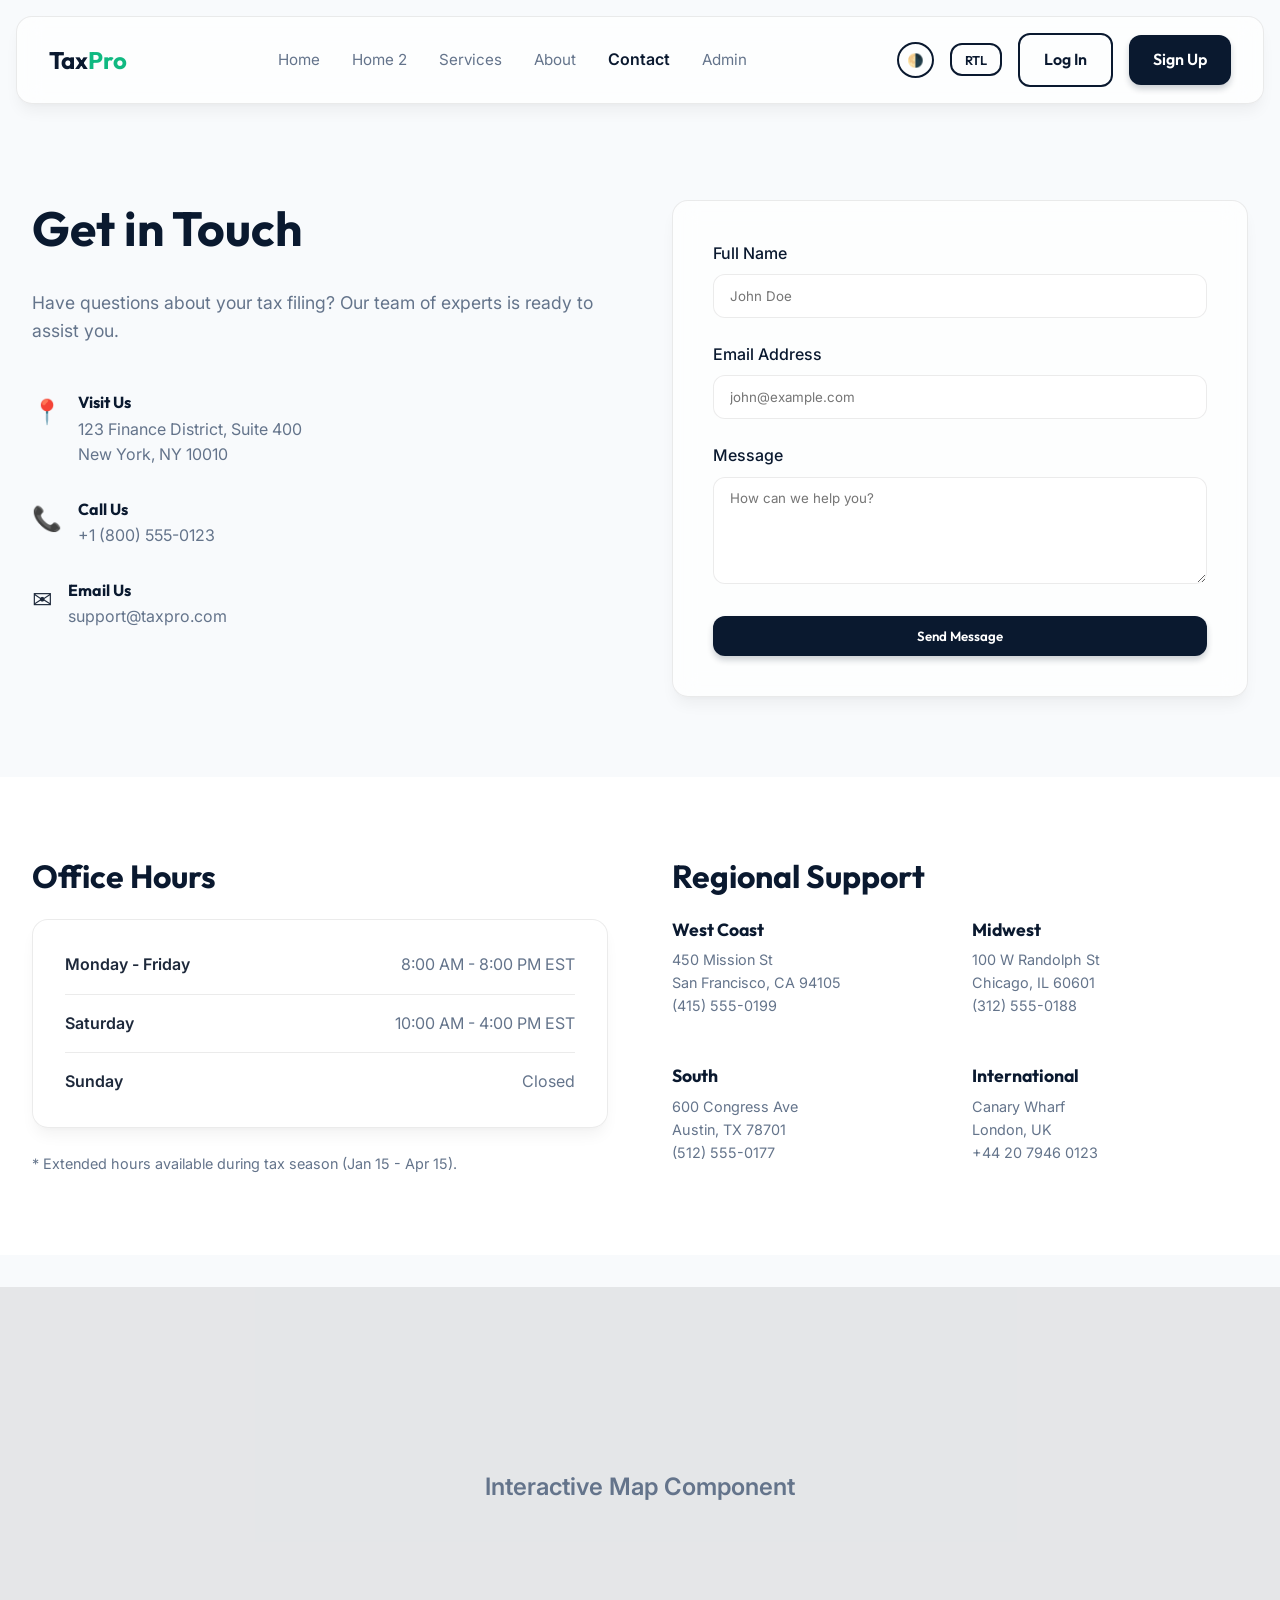
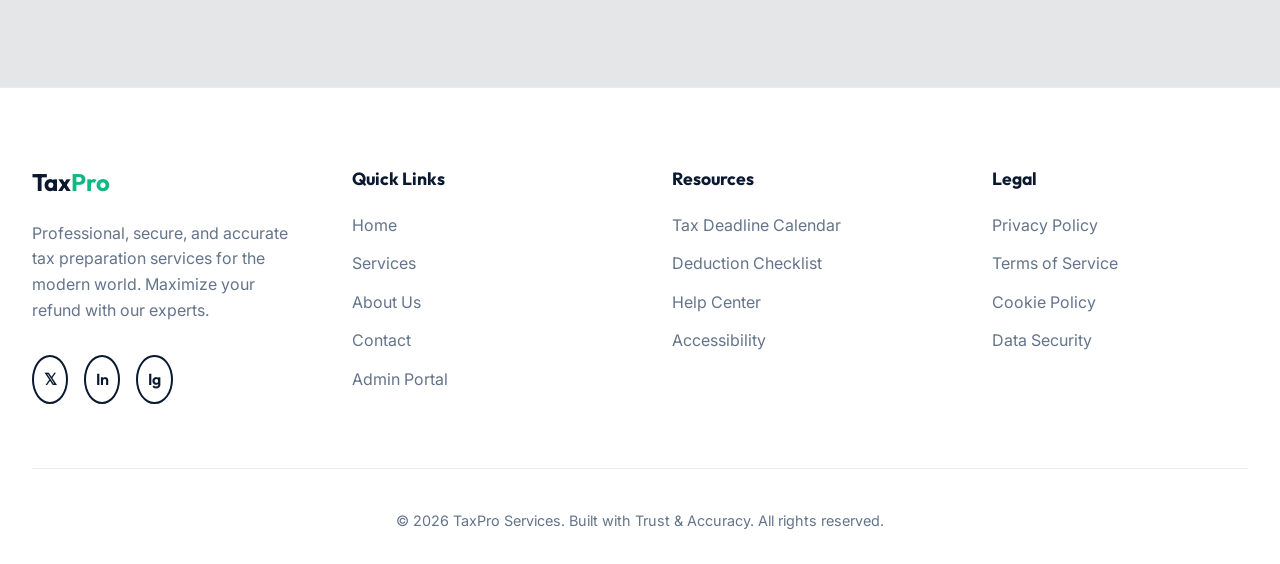
<file: contact.html>
<!DOCTYPE html>
<html lang="en" data-theme="light">

<head>
    <meta charset="UTF-8">
    <meta name="viewport" content="width=device-width, initial-scale=1.0">
    <title>Contact Us - TaxPro Premium</title>
    <!-- Fonts -->
    <link rel="preconnect" href="https://fonts.googleapis.com">
    <link rel="preconnect" href="https://fonts.gstatic.com" crossorigin>
    <link
        href="https://fonts.googleapis.com/css2?family=Inter:wght@400;500;600;700&family=Outfit:wght@500;700&display=swap"
        rel="stylesheet">
    <!-- CSS -->
    <link rel="stylesheet" href="assets/css/style.css">
    <link rel="icon" type="image/svg+xml" href="assets/images/favicon.svg">
    <style>
        .form-group {
            margin-bottom: 1.5rem;
        }

        .form-label {
            display: block;
            margin-bottom: 0.5rem;
            color: var(--heading-color);
            font-weight: 500;
        }

        .form-input {
            width: 100%;
            padding: 0.8rem 1rem;
            border: 1px solid var(--border-color);
            border-radius: var(--radius-md);
            background: var(--bg-surface);
            color: var(--text-main);
            font-family: inherit;
        }

        .form-input:focus {
            outline: 2px solid var(--color-accent);
            border-color: transparent;
        }
    </style>
    <link href="https://unpkg.com/aos@2.3.1/dist/aos.css" rel="stylesheet">
</head>

<body>
    <!-- Header -->
    <header class="site-header glass-panel"
        style="position: sticky; top: 0; z-index: 1000; margin: 1rem; border-radius: var(--radius-lg);">
        <div class="container flex" style="justify-content: space-between; align-items: center; padding: 1rem 2rem;">
            <div class="logo">
                <a href="index.html"
                    style="font-family: var(--font-heading); font-size: 1.5rem; font-weight: 700; color: var(--heading-color);">Tax<span
                        style="color: var(--color-accent);">Pro</span></a>
            </div>
            <nav class="desktop-nav flex" style="gap: 2rem; align-items: center;">
                <a href="index.html" style="color: var(--text-muted); font-size: 0.95rem;">Home</a>
                <a href="home2.html" style="color: var(--text-muted); font-size: 0.95rem;">Home 2</a>
                <a href="services.html" style="color: var(--text-muted); font-size: 0.95rem;">Services</a>
                <a href="about.html" style="color: var(--text-muted); font-size: 0.95rem;">About</a>
                <a href="contact.html" style="font-weight: 600; color: var(--heading-color);">Contact</a>
                <a href="dashboard.html" style="color: var(--text-muted); font-size: 0.95rem;">Admin</a>
            </nav>
            <div class="header-actions flex" style="gap: 1rem; align-items: center;">
                <button id="theme-toggle" class="btn btn-outline"
                    style="padding: 0.5rem; border-radius: 50%;">🌗</button>
                <button id="rtl-toggle" class="btn btn-outline"
                    style="font-size: 0.8rem; padding: 0.4rem 0.8rem;">RTL</button>
                <a href="login.html" class="btn btn-outline mobile-hide">Log In</a>
                <a href="register.html" class="btn btn-primary mobile-hide">Sign Up</a>
                <button id="mobile-toggle" class="mobile-nav-toggle">☰</button>
            </div>
        </div>
    </header>

    <!-- Mobile Nav Overlay -->
    <div id="mobile-overlay" class="mobile-overlay"></div>
    <nav id="mobile-nav" class="mobile-nav">
        <a href="index.html">Home</a>
        <a href="home2.html">Home 2</a>
        <a href="services.html">Services</a>
        <a href="about.html">About</a>
        <a href="contact.html" class="active">Contact</a>
        <a href="dashboard.html">Admin</a>
        <hr style="border: 0; border-top: 1px solid var(--border-color); margin: 0.5rem 0;">
        <a href="register.html" style="color: var(--color-accent); font-weight: 600;">Sign Up</a>
    </nav>

    <section class="section-padding">
        <div class="container grid"
            style="grid-template-columns: repeat(auto-fit, minmax(400px, 1fr)); gap: 4rem; align-items: start;">

            <!-- Contact Info -->
            <div class="contact-info animate-fade-up">
                <h1 style="font-size: 3rem; margin-bottom: 2rem; color: var(--heading-color);">Get in Touch</h1>
                <p style="color: var(--text-muted); margin-bottom: 3rem; font-size: 1.1rem;">
                    Have questions about your tax filing? Our team of experts is ready to assist you.
                </p>

                <div class="info-item" style="display: flex; gap: 1rem; margin-bottom: 2rem;">
                    <div class="icon" style="font-size: 1.5rem;">📍</div>
                    <div>
                        <h4 style="margin-bottom: 0.25rem;">Visit Us</h4>
                        <p style="color: var(--text-muted);">123 Finance District, Suite 400<br>New York, NY 10010</p>
                    </div>
                </div>
                <div class="info-item" style="display: flex; gap: 1rem; margin-bottom: 2rem;">
                    <div class="icon" style="font-size: 1.5rem;">📞</div>
                    <div>
                        <h4 style="margin-bottom: 0.25rem;">Call Us</h4>
                        <p style="color: var(--text-muted);">+1 (800) 555-0123</p>
                    </div>
                </div>
                <div class="info-item" style="display: flex; gap: 1rem; margin-bottom: 2rem;">
                    <div class="icon" style="font-size: 1.5rem;">✉️</div>
                    <div>
                        <h4 style="margin-bottom: 0.25rem;">Email Us</h4>
                        <p style="color: var(--text-muted);">support@taxpro.com</p>
                    </div>
                </div>
            </div>

            <!-- Contact Form -->
            <div class="contact-form glass-panel animate-fade-up" style="padding: 2.5rem;">
                <form action="#">
                    <div class="form-group">
                        <label class="form-label">Full Name</label>
                        <input type="text" class="form-input" placeholder="John Doe">
                    </div>
                    <div class="form-group">
                        <label class="form-label">Email Address</label>
                        <input type="email" class="form-input" placeholder="john@example.com">
                    </div>
                    <div class="form-group">
                        <label class="form-label">Message</label>
                        <textarea class="form-input" rows="5" placeholder="How can we help you?"></textarea>
                    </div>
                    <button type="submit" class="btn btn-primary" style="width: 100%;">Send Message</button>
                </form>
            </div>

        </div>
    </section>

    <!-- Additional Contact Details -->
    <section class="section-padding" style="background-color: var(--bg-surface);">
        <div class="container grid" style="grid-template-columns: repeat(auto-fit, minmax(300px, 1fr)); gap: 4rem;">

            <!-- Office Hours -->
            <div class="animate-fade-up">
                <h2 style="font-size: 2rem; color: var(--heading-color); margin-bottom: 1.5rem;">Office Hours</h2>
                <div class="glass-panel" style="padding: 2rem;">
                    <div class="flex"
                        style="justify-content: space-between; padding-bottom: 1rem; border-bottom: 1px solid var(--border-color); margin-bottom: 1rem;">
                        <span style="font-weight: 600; color: var(--text-main);">Monday - Friday</span>
                        <span style="color: var(--text-muted);">8:00 AM - 8:00 PM EST</span>
                    </div>
                    <div class="flex"
                        style="justify-content: space-between; padding-bottom: 1rem; border-bottom: 1px solid var(--border-color); margin-bottom: 1rem;">
                        <span style="font-weight: 600; color: var(--text-main);">Saturday</span>
                        <span style="color: var(--text-muted);">10:00 AM - 4:00 PM EST</span>
                    </div>
                    <div class="flex" style="justify-content: space-between;">
                        <span style="font-weight: 600; color: var(--text-main);">Sunday</span>
                        <span style="color: var(--text-muted);">Closed</span>
                    </div>
                </div>
                <p style="margin-top: 1.5rem; color: var(--text-muted); font-size: 0.9rem;">
                    * Extended hours available during tax season (Jan 15 - Apr 15).
                </p>
            </div>

            <!-- Regional Offices -->
            <div class="animate-fade-up">
                <h2 style="font-size: 2rem; color: var(--heading-color); margin-bottom: 1.5rem;">Regional Support</h2>
                <div class="grid" style="grid-template-columns: 1fr 1fr; gap: 1.5rem;">
                    <div class="location-card" style="margin-bottom: 1.5rem;">
                        <h4 style="font-size: 1.1rem; color: var(--heading-color); margin-bottom: 0.5rem;">West Coast
                        </h4>
                        <p style="color: var(--text-muted); font-size: 0.9rem;">450 Mission St<br>San Francisco, CA
                            94105<br>(415) 555-0199</p>
                    </div>
                    <div class="location-card" style="margin-bottom: 1.5rem;">
                        <h4 style="font-size: 1.1rem; color: var(--heading-color); margin-bottom: 0.5rem;">Midwest</h4>
                        <p style="color: var(--text-muted); font-size: 0.9rem;">100 W Randolph St<br>Chicago, IL
                            60601<br>(312) 555-0188</p>
                    </div>
                    <div class="location-card">
                        <h4 style="font-size: 1.1rem; color: var(--heading-color); margin-bottom: 0.5rem;">South</h4>
                        <p style="color: var(--text-muted); font-size: 0.9rem;">600 Congress Ave<br>Austin, TX
                            78701<br>(512) 555-0177</p>
                    </div>
                    <div class="location-card">
                        <h4 style="font-size: 1.1rem; color: var(--heading-color); margin-bottom: 0.5rem;">International
                        </h4>
                        <p style="color: var(--text-muted); font-size: 0.9rem;">Canary Wharf<br>London, UK<br>+44 20
                            7946 0123</p>
                    </div>
                </div>
            </div>

        </div>
    </section>

    <!-- Map Placeholder -->
    <section style="height: 400px; background: var(--border-color); position: relative; margin-top: 2rem;">
        <div
            style="position: absolute; top: 0; left: 0; width: 100%; height: 100%; display: flex; align-items: center; justify-content: center; color: var(--text-muted); font-weight: 600; font-size: 1.5rem;">
            Interactive Map Component
        </div>
    </section>

    <!-- Footer -->
    <footer
        style="background-color: var(--bg-surface); border-top: 1px solid var(--border-color); padding: 5rem 0 2rem;">
        <div class="container">
            <div class="grid"
                style="grid-template-columns: repeat(auto-fit, minmax(200px, 1fr)); gap: 4rem; margin-bottom: 4rem;">
                <div class="footer-brand">
                    <h3 style="margin-bottom: 1.5rem; font-size: 1.5rem; color: var(--heading-color);">Tax<span
                            style="color: var(--color-accent);">Pro</span></h3>
                    <p style="color: var(--text-muted); margin-bottom: 2rem; max-width: 300px;">
                        Professional, secure, and accurate tax preparation services for the modern world. Maximize your
                        refund with our experts.
                    </p>
                    <div class="social-links flex" style="gap: 1rem;">
                        <a href="#" class="btn btn-outline"
                            style="padding: 0.6rem; border-radius: 50%; font-size: 1rem;">𝕏</a>
                        <a href="#" class="btn btn-outline"
                            style="padding: 0.6rem; border-radius: 50%; font-size: 1rem;">in</a>
                        <a href="#" class="btn btn-outline"
                            style="padding: 0.6rem; border-radius: 50%; font-size: 1rem;">ig</a>
                    </div>
                </div>
                <div class="footer-nav">
                    <h4 style="margin-bottom: 1.5rem; font-size: 1.1rem; color: var(--heading-color);">Quick Links</h4>
                    <ul style="display: flex; flex-direction: column; gap: 0.8rem;">
                        <li><a href="index.html" style="color: var(--text-muted);">Home</a></li>
                        <li><a href="services.html" style="color: var(--text-muted);">Services</a></li>
                        <li><a href="about.html" style="color: var(--text-muted);">About Us</a></li>
                        <li><a href="contact.html" style="color: var(--text-muted);">Contact</a></li>
                        <li><a href="dashboard.html" style="color: var(--text-muted);">Admin Portal</a></li>
                    </ul>
                </div>
                <div class="footer-resources">
                    <h4 style="margin-bottom: 1.5rem; font-size: 1.1rem; color: var(--heading-color);">Resources</h4>
                    <ul style="display: flex; flex-direction: column; gap: 0.8rem;">
                        <li><a href="#" style="color: var(--text-muted);">Tax Deadline Calendar</a></li>
                        <li><a href="#" style="color: var(--text-muted);">Deduction Checklist</a></li>
                        <li><a href="#" style="color: var(--text-muted);">Help Center</a></li>
                        <li><a href="#" style="color: var(--text-muted);">Accessibility</a></li>
                    </ul>
                </div>
                <div class="footer-legal">
                    <h4 style="margin-bottom: 1.5rem; font-size: 1.1rem; color: var(--heading-color);">Legal</h4>
                    <ul style="display: flex; flex-direction: column; gap: 0.8rem;">
                        <li><a href="#" style="color: var(--text-muted);">Privacy Policy</a></li>
                        <li><a href="#" style="color: var(--text-muted);">Terms of Service</a></li>
                        <li><a href="#" style="color: var(--text-muted);">Cookie Policy</a></li>
                        <li><a href="#" style="color: var(--text-muted);">Data Security</a></li>
                    </ul>
                </div>
            </div>
            <div
                style="text-align: center; border-top: 1px solid var(--border-color); padding-top: 2.5rem; color: var(--text-muted); font-size: 0.9rem;">
                &copy; 2026 TaxPro Services. Built with Trust & Accuracy. All rights reserved.
            </div>
        </div>
    </footer>

    <script src="https://unpkg.com/aos@2.3.1/dist/aos.js"></script>
    <script src="assets/js/main.js"></script>
</body>

</html>
</file>
<file: assets/css/style.css>
/* 
   Tax Preparation Services - Premium Design System 
   Focus: Luxury, Professional, Fintech, Accessible
*/

:root {
    /* Color Palette - Premium & Professional */
    --color-primary: #0A192F;
    /* Deep Navy Blue - Trust */
    --color-primary-light: #162a47;
    --color-accent: #10B981;
    /* Emerald Green - Growth/Success */
    --color-accent-hover: #059669;
    --color-gold: #D4AF37;
    /* Subtle Gold for Luxury highlights */

    --color-bg-light: #F8FAFC;
    /* Off-white background */
    --color-surface-light: #FFFFFF;
    --color-text-light: #1E293B;
    /* Slate 800 */
    --color-text-muted-light: #64748B;

    --color-bg-dark: #0F172A;
    /* Slate 900 */
    --color-surface-dark: #1E293B;
    /* Slate 800 */
    --color-text-dark: #F1F5F9;
    /* Slate 100 */
    --color-text-muted-dark: #94A3B8;

    /* Semantic Aliases (Default: Light Mode) */
    --bg-body: var(--color-bg-light);
    --bg-surface: var(--color-surface-light);
    --bg-card: rgba(255, 255, 255, 0.7);
    /* Glassmorphism base */
    --text-main: var(--color-text-light);
    --text-muted: var(--color-text-muted-light);
    --heading-color: var(--color-primary);
    --border-color: rgba(0, 0, 0, 0.08);
    --shadow-soft: 0 4px 20px -2px rgba(0, 0, 0, 0.1);
    --shadow-card: 0 10px 15px -3px rgba(0, 0, 0, 0.05), 0 4px 6px -2px rgba(0, 0, 0, 0.025);

    /* Typography */
    --font-heading: 'Outfit', 'Inter', sans-serif;
    --font-body: 'Inter', system-ui, sans-serif;

    /* Spacing */
    --container-padding: 2rem;
    --radius-sm: 0.5rem;
    --radius-md: 0.75rem;
    --radius-lg: 1rem;
    --radius-xl: 1.5rem;
}

/* Dark Mode Overrides */
[data-theme="dark"] {
    --bg-body: var(--color-bg-dark);
    --bg-surface: var(--color-surface-dark);
    --bg-card: rgba(30, 41, 59, 0.7);
    --text-main: var(--color-text-dark);
    --text-muted: var(--color-text-muted-dark);
    --heading-color: var(--color-text-dark);
    --border-color: rgba(255, 255, 255, 0.08);
    --shadow-soft: 0 4px 20px -2px rgba(0, 0, 0, 0.4);
    --shadow-card: 0 10px 15px -3px rgba(0, 0, 0, 0.3);
}

/* RTL Support */
/* RTL variables can be added here if needed */

/* Reset & Base Styles */
*,
*::before,
*::after {
    box-sizing: border-box;
    margin: 0;
    padding: 0;
}

html {
    scroll-behavior: smooth;
    font-size: 16px;
}

body {
    font-family: var(--font-body);
    background-color: var(--bg-body);
    color: var(--text-main);
    line-height: 1.6;
    transition: background-color 0.3s ease, color 0.3s ease;
    overflow-x: hidden;
}

h1,
h2,
h3,
h4,
h5,
h6 {
    font-family: var(--font-heading);
    color: var(--heading-color);
    font-weight: 700;
    line-height: 1.2;
    overflow-wrap: break-word;
    word-wrap: break-word;
}

a {
    text-decoration: none;
    color: inherit;
    transition: color 0.2s ease;
}

ul {
    list-style: none;
}

img {
    max-width: 100%;
    display: block;
}

/* Utilities */
.container {
    width: 100%;
    max-width: 1280px;
    margin: 0 auto;
    padding: 0 var(--container-padding);
}

.flex {
    display: flex;
}

.grid {
    display: grid;
}

.hidden {
    display: none !important;
}

.section-padding {
    padding: 5rem 0;
}

.text-center {
    text-align: center !important;
}

/* Buttons */
.btn {
    display: inline-flex;
    align-items: center;
    justify-content: center;
    padding: 0.75rem 1.5rem;
    font-weight: 600;
    border-radius: var(--radius-md);
    cursor: pointer;
    transition: all 0.3s cubic-bezier(0.4, 0, 0.2, 1);
    font-family: var(--font-heading);
    border: none;
    outline: none;
    text-transform: capitalize;
}

.btn-primary {
    background-color: var(--color-primary);
    color: white;
    box-shadow: 0 4px 6px rgba(10, 25, 47, 0.2);
}

.btn-primary:hover {
    background-color: var(--color-primary-light);
    transform: translateY(-2px);
    box-shadow: 0 10px 15px rgba(10, 25, 47, 0.3);
}

.btn-accent {
    background-color: var(--color-accent);
    color: white;
    box-shadow: 0 4px 6px rgba(16, 185, 129, 0.2);
}

.btn-accent:hover {
    background-color: var(--color-accent-hover);
    transform: translateY(-2px);
    box-shadow: 0 10px 15px rgba(16, 185, 129, 0.3);
}

.btn-outline {
    background-color: transparent;
    border: 2px solid var(--color-primary);
    color: var(--color-primary);
}

[data-theme="dark"] .btn-outline {
    border-color: white;
    color: white;
}

.btn-outline:hover {
    background-color: var(--color-primary);
    color: white;
}

[data-theme="dark"] .btn-outline:hover {
    background-color: white;
    color: var(--color-primary);
}

/* Glassmorphism Classes */
.glass-panel {
    background: var(--bg-card);
    backdrop-filter: blur(12px);
    -webkit-backdrop-filter: blur(12px);
    border: 1px solid var(--border-color);
    box-shadow: var(--shadow-card);
    border-radius: var(--radius-lg);
}

/* Utilities */
.table-responsive {
    width: 100%;
    overflow-x: auto;
    -webkit-overflow-scrolling: touch;
}

/* Animations */
@keyframes fadeInUp {
    from {
        opacity: 0;
        transform: translateY(20px);
    }

    to {
        opacity: 1;
        transform: translateY(0);
    }
}

.animate-fade-up {
    animation: fadeInUp 0.6s ease-out forwards;
}

/* RTL Helpers */
[dir="rtl"] .mr-auto {
    margin-right: 0;
    margin-left: auto;
}

[dir="rtl"] .ml-auto {
    margin-left: 0;
    margin-right: auto;
}

/* Mobile Navigation */
.mobile-nav-toggle {
    display: none;
    align-items: center;
    justify-content: center;
    font-size: 1.8rem;
    background: none;
    border: none;
    color: var(--heading-color);
    cursor: pointer;
    z-index: 2001;
    padding: 0.5rem;
}

.mobile-nav {
    position: fixed;
    top: 0;
    right: -100%;
    width: 280px;
    height: 100vh;
    background: var(--bg-surface);
    z-index: 2000;
    padding: 6rem 2rem 2rem;
    flex-direction: column;
    gap: 1.5rem;
    transition: right 0.3s cubic-bezier(0.4, 0, 0.2, 1);
    box-shadow: -5px 0 30px rgba(0, 0, 0, 0.15);
    display: flex;
}

.mobile-nav.active {
    right: 0;
}

.mobile-nav a {
    font-size: 1.25rem;
    font-weight: 600;
    color: var(--text-main);
    padding: 0.5rem 0;
    border-bottom: 1px solid rgba(0, 0, 0, 0.05);
}

[data-theme="dark"] .mobile-nav a {
    border-bottom-color: rgba(255, 255, 255, 0.05);
}

.mobile-nav a.active {
    color: var(--color-accent);
}

.mobile-overlay {
    position: fixed;
    inset: 0;
    background: rgba(0, 0, 0, 0.6);
    backdrop-filter: blur(4px);
    -webkit-backdrop-filter: blur(4px);
    z-index: 1999;
    display: none;
    opacity: 0;
    transition: opacity 0.3s ease;
}

.mobile-overlay.active {
    display: block;
    opacity: 1;
}

@media (max-width: 1024px) {
    .desktop-nav {
        display: none !important;
    }

    .mobile-nav-toggle {
        display: flex;
    }

    .mobile-hide {
        display: none !important;
    }
}

/* Sidebar Overlay */
.sidebar-overlay {
    display: none;
    position: fixed;
    inset: 0;
    background: rgba(0, 0, 0, 0.5);
    backdrop-filter: blur(4px);
    z-index: 2050;
}

.sidebar-overlay.active {
    display: block;
}

/* Topbar & Dashboard Mobile Layout */
@media (max-width: 1023px) {
    .dashboard-layout {
        grid-template-columns: 1fr !important;
        padding-top: 80px;
        display: block !important;
        /* Ensure block layout on mobile */
    }

    .topbar {
        position: fixed !important;
        top: 0 !important;
        left: 0 !important;
        right: 0 !important;
        height: 80px !important;
        padding: 0 1rem !important;
        background: var(--bg-surface) !important;
        border-bottom: 1px solid var(--border-color) !important;
        box-shadow: 0 4px 20px rgba(0, 0, 0, 0.1) !important;
        z-index: 1000 !important;
        /* Keep below sidebar and overlay */
    }

    .dashboard-content {
        padding: 1.5rem !important;
        max-height: none !important;
        overflow-y: visible !important;
    }

    .page-title {
        font-size: 1.2rem !important;
        font-weight: 700 !important;
        max-width: 150px;
    }

    #sidebar-toggle {
        display: flex !important;
        align-items: center;
        justify-content: center;
        width: 40px;
        height: 40px;
        padding: 0;
        font-size: 1.2rem;
        border-radius: var(--radius-md);
        background: var(--bg-surface);
        border: 1px solid var(--border-color);
    }
}

@media (max-width: 480px) {
    .topbar {
        padding: 0 0.5rem !important;
    }

    .topbar .flex {
        gap: 0.25rem !important;
    }

    .page-title {
        font-size: 1rem !important;
        max-width: 90px;
    }

    #sidebar-toggle {
        width: 35px;
        height: 35px;
        font-size: 1rem;
    }
}

/* Global Responsive Adjustments */
@media (max-width: 768px) {
    :root {
        --container-padding: 1rem;
    }

    .section-padding {
        padding: 3rem 0;
    }

    h1 {
        font-size: 2rem !important;
    }

    h2 {
        font-size: 1.75rem !important;
    }

    h3 {
        font-size: 1.5rem !important;
    }

    .container.grid,
    .grid {
        grid-template-columns: 1fr !important;
        gap: 1.5rem !important;
        width: 100% !important;
    }

    /* Better grid for tablets (min 601px to 1024px) */
    @media (min-width: 601px) {
        .widget-grid {
            grid-template-columns: repeat(2, 1fr) !important;
        }

        /* Ensure dashboard content grid uses 1 column and full width on tablet */
        .grid[style*="grid-template-columns: repeat(auto-fit, minmax(400px, 1fr))"],
        .grid {
            grid-template-columns: 1fr !important;
            width: 100% !important;
            max-width: 100% !important;
        }

        .status-card {
            width: 100% !important;
            max-width: 100% !important;
        }

        main {
            width: 100% !important;
        }
    }

    /* Mobile Table Stacking (under 600px) */
    @media (max-width: 600px) {

        .table-responsive table,
        .table-responsive thead,
        .table-responsive tbody,
        .table-responsive th,
        .table-responsive td,
        .table-responsive tr {
            display: block;
        }

        .table-responsive thead tr {
            position: absolute;
            top: -9999px;
            left: -9999px;
        }

        .table-responsive tr {
            border: 1px solid var(--border-color);
            margin-bottom: 1rem;
            border-radius: var(--radius-md);
            padding: 0.5rem;
        }

        .table-responsive td {
            border: none;
            position: relative;
            padding-left: 50% !important;
            text-align: left !important;
            border-bottom: 1px solid var(--border-color);
        }

        .table-responsive td:last-child {
            border-bottom: none;
        }

        .table-responsive td:before {
            position: absolute;
            top: 1rem;
            left: 1rem;
            width: 45%;
            padding-right: 10px;
            white-space: nowrap;
            font-weight: 600;
            color: var(--text-muted);
        }

        .table-responsive td:nth-of-type(1):before {
            content: "Action";
        }

        .table-responsive td:nth-of-type(2):before {
            content: "Date";
        }

        .table-responsive td:nth-of-type(3):before {
            content: "Status";
        }
    }

    /* Override inline grid styles if they cause overflow */
    [style*="grid-template-columns"] {
        grid-template-columns: 1fr !important;
    }

    /* Dashboard & Profile Specific Fixes */
    .topbar {
        padding: 0 1rem !important;
    }

    .dashboard-content {
        padding: 0.75rem !important;
    }

    .settings-grid,
    [style*="grid-template-columns: 1fr 1fr"] {
        grid-template-columns: 1fr !important;
    }

    /* Auth pages padding */
    body {
        padding: 1rem !important;
    }

    .auth-content {
        padding: 2rem 1rem !important;
    }

    /* Robust Table Scroll Fix */
    .table-responsive {
        width: 100% !important;
        max-width: 100% !important;
        overflow-x: auto !important;
        /* Enable horizontal scroll */
        display: block !important;
        -webkit-overflow-scrolling: touch;
        margin-top: 1rem;
        border-radius: var(--radius-md);
    }

    .table-responsive table {
        width: 100% !important;
        min-width: 600px !important;
        /* Increased for better column spacing */
        table-layout: auto !important;
        /* Allow columns to fit content */
        border-collapse: collapse !important;
    }

    .table-responsive th,
    .table-responsive td {
        white-space: normal !important;
        /* Allow wrapping if needed */
        word-wrap: break-word;
        padding: 1rem 0.75rem !important;
        /* Generous padding for separation */
        text-align: left !important;
    }

    /* Status cards full width */
    .widget-grid {
        grid-template-columns: 1fr !important;
    }
}

@media (max-width: 480px) {
    h1 {
        font-size: 2rem !important;
    }

    .hero-btns {
        flex-direction: column;
    }

    .hero-btns .btn {
        width: 100%;
    }
}

/* Sidebar Styling - Global Consistency (Light Theme) */
.sidebar {
    background: var(--bg-surface) !important;
    /* Adapt to theme background */
    color: var(--text-main) !important;
    border-right: 1px solid var(--border-color) !important;
    display: flex;
    flex-direction: column;
    padding: 1.5rem 1.5rem 1.5rem 2rem;
    /* Increased left padding for mobile logo */
    transition: transform 0.3s ease;
    z-index: 2100;
    /* Ensure high enough for mobile */
}

@media (max-width: 1023px) {
    .sidebar {
        display: none;
        /* Force hide by default on mobile */
        position: fixed;
        top: 0;
        left: 0;
        bottom: 0;
        width: 260px;
        transform: translateX(-100%);
        transition: transform 0.3s ease;
    }

    .sidebar.active {
        display: flex !important;
        transform: translateX(0);
        box-shadow: 0 0 50px rgba(0, 0, 0, 0.3);
    }

    .sidebar-close {
        display: block !important;
        position: absolute;
        top: 1.5rem;
        right: 1.5rem;
        font-size: 1.5rem;
        cursor: pointer;
        color: var(--text-muted);
    }
}

.sidebar .logo a {
    color: var(--heading-color) !important;
}

.sidebar nav {
    display: flex;
    flex-direction: column;
}

.nav-item {
    display: flex;
    align-items: center;
    gap: 0.75rem;
    padding: 0.75rem 1rem;
    color: var(--text-muted) !important;
    border-radius: var(--radius-md);
    margin-bottom: 0.5rem;
    transition: all 0.2s;
    font-weight: 500;
}

.nav-item svg {
    width: 18px;
    height: 18px;
    stroke-width: 2;
    flex-shrink: 0;
}

.nav-item:hover,
.nav-item.active {
    background: rgba(16, 185, 129, 0.1) !important;
    /* Subtle accent background */
    color: var(--color-accent) !important;
    box-shadow: none;
}

.nav-item.active {
    background: var(--color-accent) !important;
    color: white !important;
}

.user-profile {
    border-top: 1px solid var(--border-color);
    padding-top: 2rem;
    margin-top: auto;
}

.user-profile .flex {
    align-items: center;
    gap: 0.75rem;
    margin-bottom: 1.5rem;
}

.user-profile img {
    border-radius: 50%;
    width: 45px;
    height: 45px;
    object-fit: cover;
    border: 1px solid var(--border-color);
}

.user-profile .user-name {
    font-weight: 600;
    font-size: 0.95rem;
    color: var(--text-main);
}

.user-profile .user-plan {
    font-size: 0.8rem;
    color: var(--text-muted);
}

.sidebar .btn-outline {
    width: 100%;
    justify-content: center;
    font-size: 0.9rem;
    padding: 0.6rem;
    border-color: var(--border-color) !important;
    color: var(--text-main) !important;
    white-space: nowrap;
}

.sidebar .btn-outline:hover {
    background-color: var(--color-primary) !important;
    color: white !important;
}
</file>
